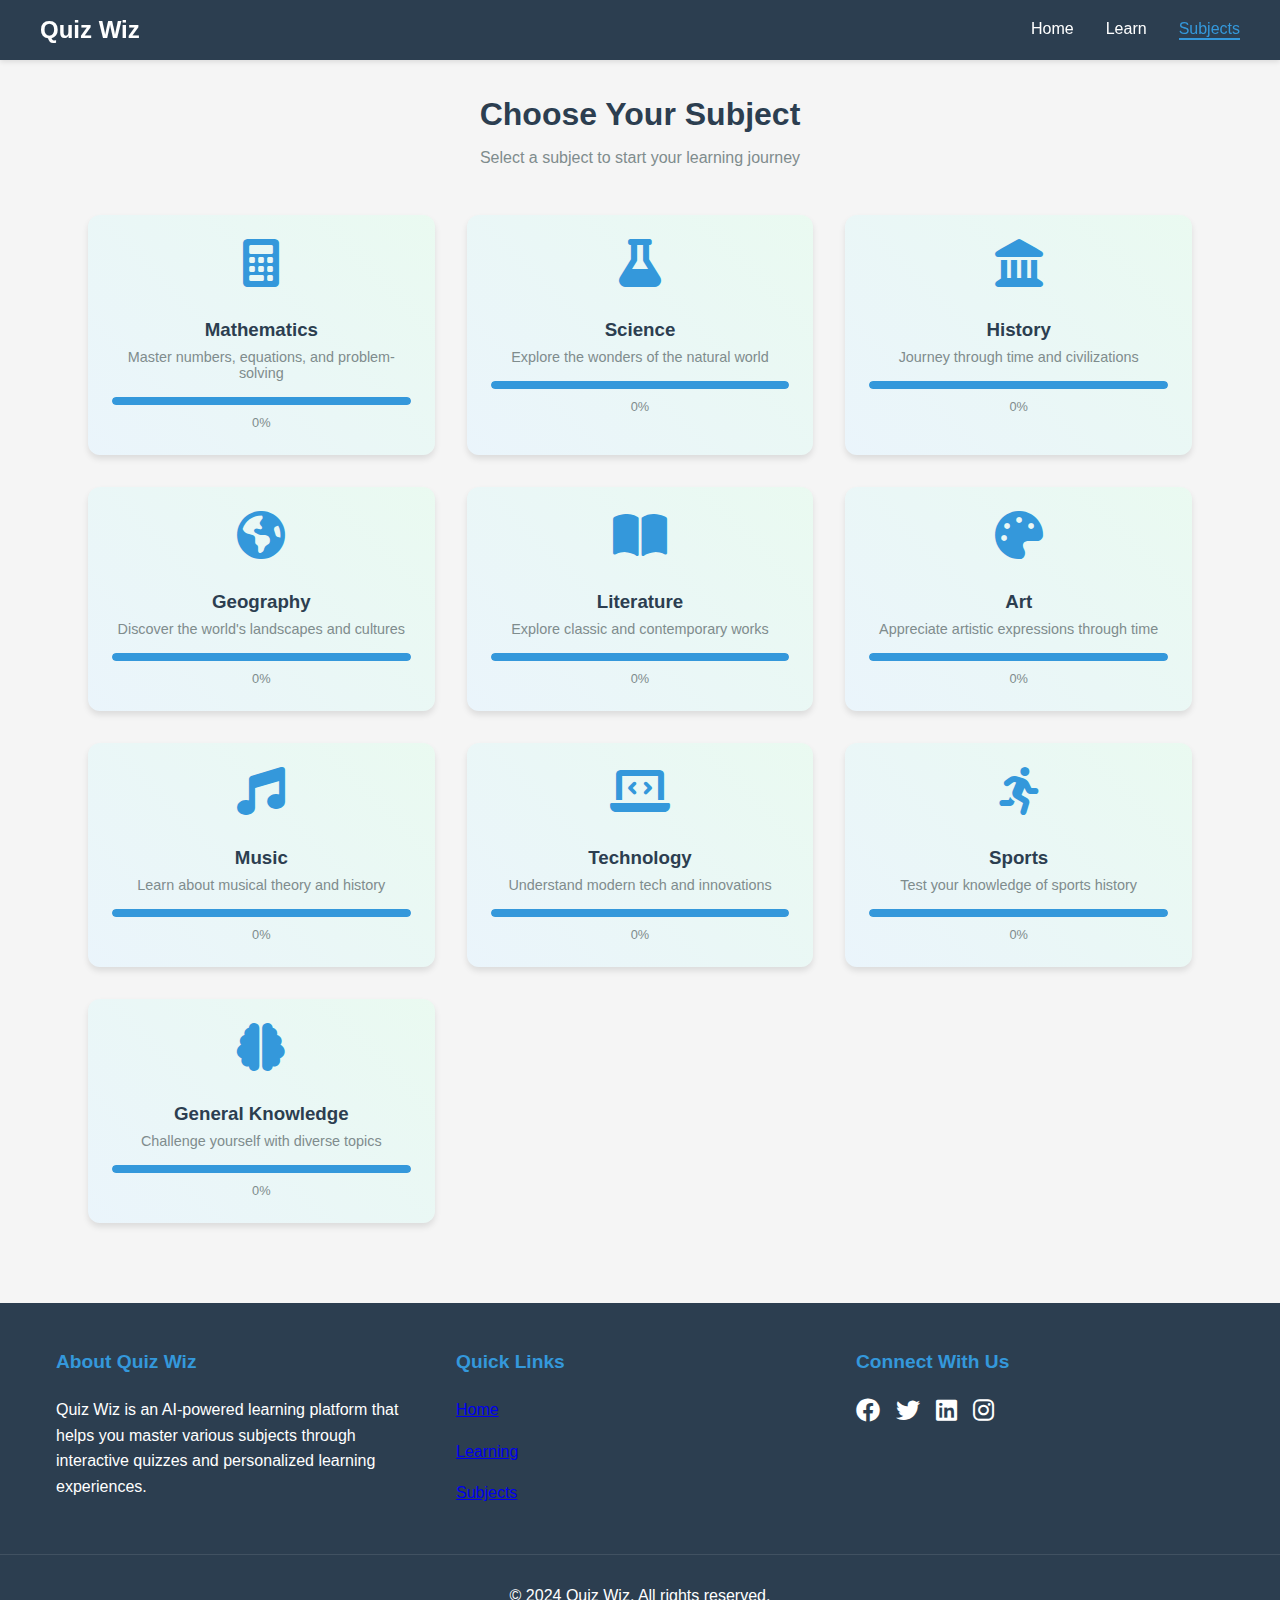
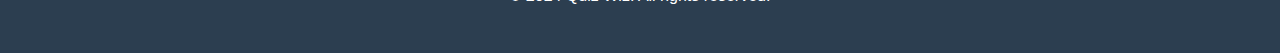
<file: subjects.html>
<!DOCTYPE html>
<html lang="en">
<head>
    <meta charset="UTF-8">
    <meta name="viewport" content="width=device-width, initial-scale=1.0">
    <title>Quiz Wiz - Subjects</title>
    <link rel="stylesheet" href="styles.css">
    <link rel="stylesheet" href="https://cdnjs.cloudflare.com/ajax/libs/font-awesome/6.0.0/css/all.min.css">
</head>
<body>
    <header>
        <nav>
            <div class="logo">Quiz Wiz</div>
            <div class="nav-links">
                <a href="index.html">Home</a>
                <a href="learning.html">Learn</a>
                <a href="subjects.html" class="active">Subjects</a>
            </div>
        </nav>
    </header>

    <main>
        <div class="subjects-container">
            <h1>Choose Your Subject</h1>
            <p class="subjects-description">Select a subject to start your learning journey</p>
            
            <div class="subjects-grid">
                <div class="subject-card" onclick="startSubjectQuiz('mathematics')">
                    <div class="subject-icon">
                        <i class="fas fa-calculator"></i>
                    </div>
                    <h3>Mathematics</h3>
                    <p>Master numbers, equations, and problem-solving</p>
                    <div class="subject-progress">
                        <div class="progress-bar">
                            <div class="progress" id="math-progress"></div>
                        </div>
                        <span class="progress-text">0%</span>
                    </div>
                </div>

                <div class="subject-card" onclick="startSubjectQuiz('science')">
                    <div class="subject-icon">
                        <i class="fas fa-flask"></i>
                    </div>
                    <h3>Science</h3>
                    <p>Explore the wonders of the natural world</p>
                    <div class="subject-progress">
                        <div class="progress-bar">
                            <div class="progress" id="science-progress"></div>
                        </div>
                        <span class="progress-text">0%</span>
                    </div>
                </div>

                <div class="subject-card" onclick="startSubjectQuiz('history')">
                    <div class="subject-icon">
                        <i class="fas fa-landmark"></i>
                    </div>
                    <h3>History</h3>
                    <p>Journey through time and civilizations</p>
                    <div class="subject-progress">
                        <div class="progress-bar">
                            <div class="progress" id="history-progress"></div>
                        </div>
                        <span class="progress-text">0%</span>
                    </div>
                </div>

                <div class="subject-card" onclick="startSubjectQuiz('geography')">
                    <div class="subject-icon">
                        <i class="fas fa-globe-americas"></i>
                    </div>
                    <h3>Geography</h3>
                    <p>Discover the world's landscapes and cultures</p>
                    <div class="subject-progress">
                        <div class="progress-bar">
                            <div class="progress" id="geography-progress"></div>
                        </div>
                        <span class="progress-text">0%</span>
                    </div>
                </div>

                <div class="subject-card" onclick="startSubjectQuiz('literature')">
                    <div class="subject-icon">
                        <i class="fas fa-book-open"></i>
                    </div>
                    <h3>Literature</h3>
                    <p>Explore classic and contemporary works</p>
                    <div class="subject-progress">
                        <div class="progress-bar">
                            <div class="progress" id="literature-progress"></div>
                        </div>
                        <span class="progress-text">0%</span>
                    </div>
                </div>

                <div class="subject-card" onclick="startSubjectQuiz('art')">
                    <div class="subject-icon">
                        <i class="fas fa-palette"></i>
                    </div>
                    <h3>Art</h3>
                    <p>Appreciate artistic expressions through time</p>
                    <div class="subject-progress">
                        <div class="progress-bar">
                            <div class="progress" id="art-progress"></div>
                        </div>
                        <span class="progress-text">0%</span>
                    </div>
                </div>

                <div class="subject-card" onclick="startSubjectQuiz('music')">
                    <div class="subject-icon">
                        <i class="fas fa-music"></i>
                    </div>
                    <h3>Music</h3>
                    <p>Learn about musical theory and history</p>
                    <div class="subject-progress">
                        <div class="progress-bar">
                            <div class="progress" id="music-progress"></div>
                        </div>
                        <span class="progress-text">0%</span>
                    </div>
                </div>

                <div class="subject-card" onclick="startSubjectQuiz('technology')">
                    <div class="subject-icon">
                        <i class="fas fa-laptop-code"></i>
                    </div>
                    <h3>Technology</h3>
                    <p>Understand modern tech and innovations</p>
                    <div class="subject-progress">
                        <div class="progress-bar">
                            <div class="progress" id="tech-progress"></div>
                        </div>
                        <span class="progress-text">0%</span>
                    </div>
                </div>

                <div class="subject-card" onclick="startSubjectQuiz('sports')">
                    <div class="subject-icon">
                        <i class="fas fa-running"></i>
                    </div>
                    <h3>Sports</h3>
                    <p>Test your knowledge of sports history</p>
                    <div class="subject-progress">
                        <div class="progress-bar">
                            <div class="progress" id="sports-progress"></div>
                        </div>
                        <span class="progress-text">0%</span>
                    </div>
                </div>

                <div class="subject-card" onclick="startSubjectQuiz('general')">
                    <div class="subject-icon">
                        <i class="fas fa-brain"></i>
                    </div>
                    <h3>General Knowledge</h3>
                    <p>Challenge yourself with diverse topics</p>
                    <div class="subject-progress">
                        <div class="progress-bar">
                            <div class="progress" id="general-progress"></div>
                        </div>
                        <span class="progress-text">0%</span>
                    </div>
                </div>
            </div>
        </div>
    </main>

    <footer>
        <div class="footer-content">
            <div class="footer-section">
                <h3>About Quiz Wiz</h3>
                <p>Quiz Wiz is an AI-powered learning platform that helps you master various subjects through interactive quizzes and personalized learning experiences.</p>
            </div>
            <div class="footer-section">
                <h3>Quick Links</h3>
                <p><a href="index.html">Home</a></p>
                <p><a href="learning.html">Learning</a></p>
                <p><a href="subjects.html">Subjects</a></p>
            </div>
            <div class="footer-section">
                <h3>Connect With Us</h3>
                <div class="social-links">
                    <a href="#"><i class="fab fa-facebook"></i></a>
                    <a href="#"><i class="fab fa-twitter"></i></a>
                    <a href="#"><i class="fab fa-linkedin"></i></a>
                    <a href="#"><i class="fab fa-instagram"></i></a>
                </div>
            </div>
        </div>
        <div class="footer-bottom">
            <p>&copy; 2024 Quiz Wiz. All rights reserved.</p>
        </div>
    </footer>

    <script>
        function startSubjectQuiz(subject) {
            window.location.href = `quiz.html?subject=${subject}`;
        }

        // Update subject progress from userData
        document.addEventListener('DOMContentLoaded', () => {
            const subjects = [
                'mathematics', 'science', 'history', 'geography',
                'literature', 'art', 'music', 'technology',
                'sports', 'general'
            ];

            subjects.forEach(subject => {
                const progress = userData.learningPaths[subject]?.progress || 0;
                const progressBar = document.getElementById(`${subject}-progress`);
                const progressText = progressBar.parentElement.querySelector('.progress-text');
                
                if (progressBar) {
                    progressBar.style.width = `${progress}%`;
                    progressText.textContent = `${Math.round(progress)}%`;
                }
            });
        });
    </script>
</body>
</html>
</file>
<file: styles.css>
* {
    margin: 0;
    padding: 0;
    box-sizing: border-box;
    font-family: 'Segoe UI', Tahoma, Geneva, Verdana, sans-serif;
}

body {
    background-color: #f5f5f5;
    color: #333;
    overflow-x: hidden;
}

header {
    background-color: #2c3e50;
    padding: 1rem;
    box-shadow: 0 2px 5px rgba(0,0,0,0.1);
    position: fixed;
    width: 100%;
    top: 0;
    z-index: 1000;
}

nav {
    display: flex;
    justify-content: space-between;
    align-items: center;
    max-width: 1200px;
    margin: 0 auto;
}

.logo {
    color: white;
    font-size: 1.5rem;
    font-weight: bold;
}

.nav-links {
    display: flex;
    gap: 2rem;
}

.nav-links a {
    color: white;
    text-decoration: none;
    font-weight: 500;
    transition: color 0.3s ease;
}

.nav-links a:hover {
    color: #3498db;
}

.nav-links a.active {
    color: #3498db;
    border-bottom: 2px solid #3498db;
}

/* Footer Styles */
footer {
    background-color: #2c3e50;
    color: white;
    padding: 3rem 0;
    margin-top: 4rem;
}

.footer-content {
    max-width: 1200px;
    margin: 0 auto;
    padding: 0 1rem;
    display: grid;
    grid-template-columns: repeat(auto-fit, minmax(250px, 1fr));
    gap: 2rem;
}

.footer-section h3 {
    color: #3498db;
    margin-bottom: 1.5rem;
    font-size: 1.2rem;
}

.footer-section p {
    line-height: 1.6;
    margin-bottom: 1rem;
}

.social-links {
    display: flex;
    gap: 1rem;
    margin-top: 1rem;
}

.social-links a {
    color: white;
    font-size: 1.5rem;
    transition: color 0.3s ease;
}

.social-links a:hover {
    color: #3498db;
}

.footer-bottom {
    text-align: center;
    padding-top: 2rem;
    margin-top: 2rem;
    border-top: 1px solid rgba(255, 255, 255, 0.1);
}

main {
    max-width: 1200px;
    margin: 6rem auto 2rem;
    padding: 0 1rem;
}

.hero {
    text-align: center;
    margin-bottom: 3rem;
}

.hero h1 {
    font-size: 3.5rem;
    color: #2c3e50;
    margin-bottom: 1rem;
    font-family: 'Montserrat', sans-serif;
    font-weight: 800;
    text-shadow: 2px 2px 4px rgba(0,0,0,0.1);
}

.hero p {
    font-size: 1.2rem;
    color: #7f8c8d;
}

.subjects h2 {
    text-align: center;
    margin-bottom: 2rem;
    color: #2c3e50;
}

.subject-grid {
    display: grid;
    grid-template-columns: repeat(auto-fit, minmax(250px, 1fr));
    gap: 2rem;
}

.subject-card {
    background: white;
    padding: 2rem;
    border-radius: 10px;
    text-align: center;
    cursor: pointer;
    transition: all 0.3s ease;
    box-shadow: 0 4px 6px rgba(0,0,0,0.1);
}

.subject-card:hover {
    transform: translateY(-5px);
    box-shadow: 0 8px 15px rgba(0,0,0,0.2);
}

.subject-card i {
    font-size: 3rem;
    color: #3498db;
    margin-bottom: 1rem;
}

.subject-card h3 {
    color: #2c3e50;
}

.modal {
    display: none;
    position: fixed;
    top: 0;
    left: 0;
    width: 100%;
    height: 100%;
    background-color: rgba(0,0,0,0.5);
    z-index: 1000;
    overflow-y: auto;
}

.modal-content {
    background-color: white;
    margin: 5% auto;
    padding: 2rem;
    width: 90%;
    max-width: 800px;
    border-radius: 10px;
    position: relative;
    max-height: 90vh;
    overflow-y: auto;
}

.close {
    position: absolute;
    right: 1rem;
    top: 1rem;
    font-size: 1.5rem;
    cursor: pointer;
    color: #666;
    transition: color 0.3s ease;
}

.close:hover {
    color: #333;
}

#chapters-list, #topics-list {
    display: grid;
    grid-template-columns: repeat(auto-fit, minmax(200px, 1fr));
    gap: 1rem;
    margin-top: 1rem;
}

.chapter-item, .topic-item {
    background-color: #f8f9fa;
    padding: 1rem;
    border-radius: 5px;
    cursor: pointer;
    transition: all 0.3s ease;
    text-align: center;
}

.chapter-item:hover, .topic-item:hover {
    background-color: #e9ecef;
    transform: translateY(-2px);
    box-shadow: 0 4px 8px rgba(0,0,0,0.1);
}

#quiz-container {
    margin: 2rem 0;
}

.quiz-question {
    margin-bottom: 2rem;
    padding: 1.5rem;
    background-color: #f8f9fa;
    border-radius: 10px;
    box-shadow: 0 2px 4px rgba(0,0,0,0.05);
}

.quiz-options {
    margin-top: 1rem;
    display: grid;
    gap: 0.5rem;
}

.quiz-option {
    display: block;
    padding: 1rem;
    background-color: white;
    border: 2px solid #ddd;
    border-radius: 5px;
    cursor: pointer;
    transition: all 0.3s ease;
    text-align: left;
}

.quiz-option:hover {
    background-color: #f0f0f0;
    transform: translateX(5px);
}

.quiz-option.selected {
    border-color: #3498db;
    background-color: #e3f2fd;
}

.quiz-option.correct {
    background-color: #d4edda;
    border-color: #28a745;
    color: #155724;
}

.quiz-option.incorrect {
    background-color: #f8d7da;
    border-color: #dc3545;
    color: #721c24;
}

#submit-quiz {
    background-color: #2ecc71;
    color: white;
    border: none;
    padding: 1rem 2rem;
    border-radius: 5px;
    cursor: pointer;
    font-size: 1.1rem;
    margin-top: 1rem;
    transition: all 0.3s ease;
    display: block;
    width: 100%;
    max-width: 300px;
    margin: 2rem auto;
}

#submit-quiz:hover {
    background-color: #27ae60;
    transform: translateY(-2px);
    box-shadow: 0 4px 8px rgba(0,0,0,0.2);
}

#results-container {
    margin-top: 2rem;
}

.result-item {
    margin-bottom: 1rem;
    padding: 1rem;
    border-radius: 5px;
    transition: all 0.3s ease;
}

.result-item:hover {
    transform: translateX(5px);
}

.correct {
    background-color: #d4edda;
    color: #155724;
    border-left: 4px solid #28a745;
}

.incorrect {
    background-color: #f8d7da;
    color: #721c24;
    border-left: 4px solid #dc3545;
}

.score {
    font-size: 1.5rem;
    font-weight: bold;
    text-align: center;
    margin: 2rem 0;
    padding: 1rem;
    background-color: #f8f9fa;
    border-radius: 10px;
    box-shadow: 0 2px 4px rgba(0,0,0,0.1);
}

/* Learning Dashboard Styles */
.learning-dashboard {
    display: grid;
    grid-template-columns: 1fr 300px;
    gap: 2rem;
    margin-top: 2rem;
}

.dashboard-main {
    background: white;
    border-radius: 10px;
    padding: 2rem;
    box-shadow: 0 4px 6px rgba(0,0,0,0.1);
}

.dashboard-sidebar {
    display: flex;
    flex-direction: column;
    gap: 1.5rem;
}

/* Progress Overview */
.progress-overview {
    display: grid;
    grid-template-columns: repeat(auto-fit, minmax(200px, 1fr));
    gap: 1.5rem;
    margin-bottom: 2rem;
}

.progress-card {
    background: white;
    padding: 1.5rem;
    border-radius: 10px;
    box-shadow: 0 2px 4px rgba(0,0,0,0.1);
    text-align: center;
}

.progress-card h3 {
    color: #2c3e50;
    margin-bottom: 1rem;
    font-size: 1.1rem;
}

.progress-value {
    font-size: 2rem;
    font-weight: bold;
    color: #3498db;
    margin-bottom: 0.5rem;
}

.progress-label {
    color: #7f8c8d;
    font-size: 0.9rem;
}

/* Performance Analysis */
.performance-section {
    margin-top: 2rem;
}

.performance-header {
    display: flex;
    justify-content: space-between;
    align-items: center;
    margin-bottom: 1.5rem;
}

.performance-chart {
    background: white;
    padding: 2rem;
    border-radius: 10px;
    box-shadow: 0 4px 6px rgba(0,0,0,0.1);
    margin-bottom: 2rem;
}

/* Achievements */
.achievements-section {
    margin-top: 2rem;
}

.achievements-grid {
    display: grid;
    grid-template-columns: repeat(auto-fit, minmax(150px, 1fr));
    gap: 1.5rem;
    margin-top: 1.5rem;
}

.achievement-card {
    background: white;
    padding: 1.5rem;
    border-radius: 10px;
    text-align: center;
    box-shadow: 0 2px 4px rgba(0,0,0,0.1);
    transition: transform 0.3s ease;
}

.achievement-card:hover {
    transform: translateY(-5px);
}

.achievement-icon {
    font-size: 2.5rem;
    color: #f1c40f;
    margin-bottom: 1rem;
}

.achievement-title {
    font-weight: bold;
    color: #2c3e50;
    margin-bottom: 0.5rem;
}

.achievement-desc {
    color: #7f8c8d;
    font-size: 0.9rem;
}

/* Learning Path */
.learning-path {
    margin-top: 2rem;
}

.path-item {
    display: flex;
    align-items: center;
    padding: 1.5rem;
    background: white;
    border-radius: 10px;
    margin-bottom: 1rem;
    box-shadow: 0 2px 4px rgba(0,0,0,0.1);
}

.path-icon {
    font-size: 1.5rem;
    color: #3498db;
    margin-right: 1rem;
}

.path-content {
    flex: 1;
}

.path-title {
    font-weight: bold;
    color: #2c3e50;
    margin-bottom: 0.5rem;
}

.path-progress {
    height: 6px;
    background: #ecf0f1;
    border-radius: 3px;
    margin-top: 0.5rem;
}

.path-progress-bar {
    height: 100%;
    background: #3498db;
    border-radius: 3px;
}

/* Sidebar Widgets */
.sidebar-widget {
    background: white;
    padding: 1.5rem;
    border-radius: 10px;
    box-shadow: 0 2px 4px rgba(0,0,0,0.1);
}

.widget-title {
    color: #2c3e50;
    margin-bottom: 1rem;
    font-size: 1.1rem;
}

.streak-counter {
    text-align: center;
    padding: 1rem;
    background: #f8f9fa;
    border-radius: 8px;
    margin-bottom: 1rem;
}

.streak-days {
    font-size: 2rem;
    font-weight: bold;
    color: #e74c3c;
}

.streak-label {
    color: #7f8c8d;
    font-size: 0.9rem;
}

.upcoming-quizzes {
    list-style: none;
}

.upcoming-quizzes li {
    padding: 0.5rem 0;
    border-bottom: 1px solid #ecf0f1;
}

.upcoming-quizzes li:last-child {
    border-bottom: none;
}

.quiz-date {
    color: #7f8c8d;
    font-size: 0.8rem;
}

/* Subjects Page Styles */
.subjects-container {
    max-width: 1200px;
    margin: 2rem auto;
    padding: 0 1rem;
}

.subjects-container h1 {
    text-align: center;
    color: #2c3e50;
    margin-bottom: 1rem;
}

.subjects-description {
    text-align: center;
    color: #7f8c8d;
    margin-bottom: 2rem;
}

.subjects-grid {
    display: grid;
    grid-template-columns: repeat(auto-fit, minmax(280px, 1fr));
    gap: 2rem;
    padding: 1rem;
}

.subject-card {
    background: white;
    border-radius: 12px;
    padding: 1.5rem;
    text-align: center;
    cursor: pointer;
    transition: all 0.3s ease;
    box-shadow: 0 4px 6px rgba(0, 0, 0, 0.1);
    position: relative;
    overflow: hidden;
}

.subject-card:hover {
    transform: translateY(-5px);
    box-shadow: 0 8px 15px rgba(0, 0, 0, 0.2);
}

.subject-card::before {
    content: '';
    position: absolute;
    top: 0;
    left: 0;
    width: 100%;
    height: 100%;
    background: linear-gradient(45deg, rgba(52, 152, 219, 0.1), rgba(46, 204, 113, 0.1));
    z-index: 0;
    transition: all 0.3s ease;
}

.subject-card:hover::before {
    background: linear-gradient(45deg, rgba(52, 152, 219, 0.2), rgba(46, 204, 113, 0.2));
}

.subject-icon {
    font-size: 2.5rem;
    color: #3498db;
    margin-bottom: 1rem;
    position: relative;
    z-index: 1;
}

.subject-card h3 {
    color: #2c3e50;
    margin-bottom: 0.5rem;
    position: relative;
    z-index: 1;
}

.subject-card p {
    color: #7f8c8d;
    font-size: 0.9rem;
    margin-bottom: 1rem;
    position: relative;
    z-index: 1;
}

.subject-progress {
    position: relative;
    z-index: 1;
}

.progress-bar {
    background: #ecf0f1;
    height: 8px;
    border-radius: 4px;
    margin-bottom: 0.5rem;
    overflow: hidden;
}

.progress {
    background: #3498db;
    height: 100%;
    border-radius: 4px;
    transition: width 0.5s ease;
}

.progress-text {
    font-size: 0.8rem;
    color: #7f8c8d;
}

/* Subject-specific colors */
.subject-card:nth-child(1) .subject-icon { color: #e74c3c; } /* Mathematics */
.subject-card:nth-child(2) .subject-icon { color: #2ecc71; } /* Science */
.subject-card:nth-child(3) .subject-icon { color: #f1c40f; } /* History */
.subject-card:nth-child(4) .subject-icon { color: #9b59b6; } /* Geography */
.subject-card:nth-child(5) .subject-icon { color: #e67e22; } /* Literature */
.subject-card:nth-child(6) .subject-icon { color: #1abc9c; } /* Art */
.subject-card:nth-child(7) .subject-icon { color: #3498db; } /* Music */
.subject-card:nth-child(8) .subject-icon { color: #34495e; } /* Technology */
.subject-card:nth-child(9) .subject-icon { color: #e74c3c; } /* Sports */
.subject-card:nth-child(10) .subject-icon { color: #2ecc71; } /* General */

/* Responsive adjustments */
@media (max-width: 768px) {
    .subjects-grid {
        grid-template-columns: repeat(auto-fit, minmax(250px, 1fr));
        gap: 1.5rem;
    }
}

@media (max-width: 480px) {
    .subjects-grid {
        grid-template-columns: 1fr;
    }
    
    .subject-card {
        padding: 1rem;
    }
    
    .subject-icon {
        font-size: 2rem;
    }
}

/* Responsive Design */
@media (max-width: 768px) {
    .hero h1 {
        font-size: 2.5rem;
    }
    
    .modal-content {
        width: 95%;
        margin: 10% auto;
    }
    
    .learning-dashboard {
        grid-template-columns: 1fr;
    }
    
    .progress-overview {
        grid-template-columns: 1fr;
    }
    
    .achievements-grid {
        grid-template-columns: repeat(2, 1fr);
    }
}

/* Hero Section with Image */
.hero-container {
    display: flex;
    align-items: center;
    justify-content: space-between;
    max-width: 1200px;
    margin: 2rem auto;
    padding: 0 1rem;
    gap: 2rem;
}

.hero-content {
    flex: 1;
    max-width: 600px;
}

.hero-content h1 {
    font-size: 3rem;
    color: #2c3e50;
    margin-bottom: 1rem;
    line-height: 1.2;
}

.hero-content p {
    font-size: 1.2rem;
    color: #7f8c8d;
    margin-bottom: 2rem;
}

.cta-buttons {
    display: flex;
    gap: 1rem;
    margin-top: 1rem;
}

.cta-button {
    padding: 1rem 2rem;
    border: none;
    border-radius: 8px;
    background: #3498db;
    color: white;
    font-size: 1.1rem;
    cursor: pointer;
    transition: all 0.3s ease;
    display: flex;
    align-items: center;
    gap: 0.5rem;
}

.cta-button:hover {
    background: #2980b9;
    transform: translateY(-2px);
    box-shadow: 0 4px 8px rgba(0, 0, 0, 0.1);
}

.hero-image {
    flex: 1;
    display: flex;
    justify-content: center;
    align-items: center;
}

.study-image {
    max-width: 100%;
    height: auto;
    border-radius: 12px;
    box-shadow: 0 4px 6px rgba(0, 0, 0, 0.1);
    transition: transform 0.3s ease;
}

.study-image:hover {
    transform: scale(1.02);
}

/* Responsive adjustments for hero section */
@media (max-width: 992px) {
    .hero-container {
        flex-direction: column;
        text-align: center;
    }

    .hero-content {
        max-width: 100%;
    }

    .cta-buttons {
        justify-content: center;
    }

    .hero-image {
        margin-top: 2rem;
    }
}

@media (max-width: 576px) {
    .hero-content h1 {
        font-size: 2.5rem;
    }

    .hero-content p {
        font-size: 1.1rem;
    }

    .cta-buttons {
        flex-direction: column;
    }

    .cta-button {
        width: 100%;
        justify-content: center;
    }
}
</file>
